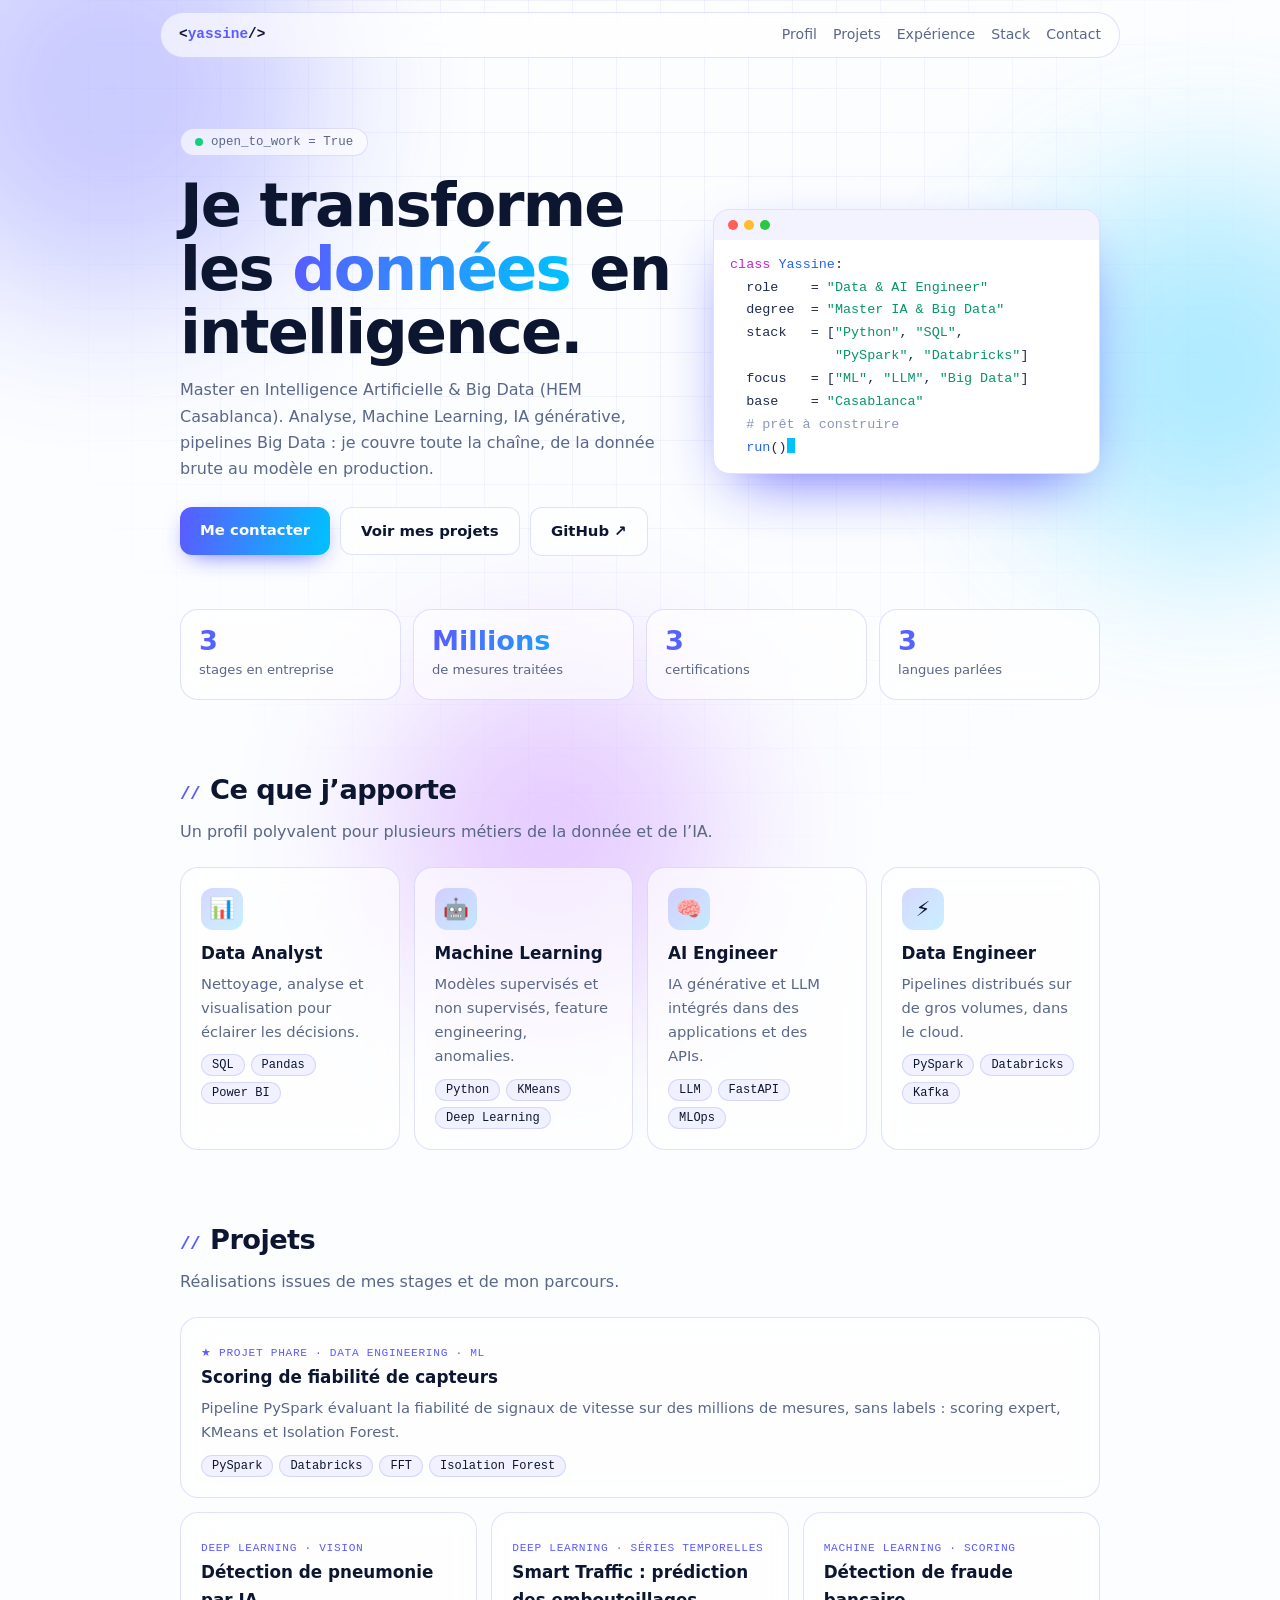
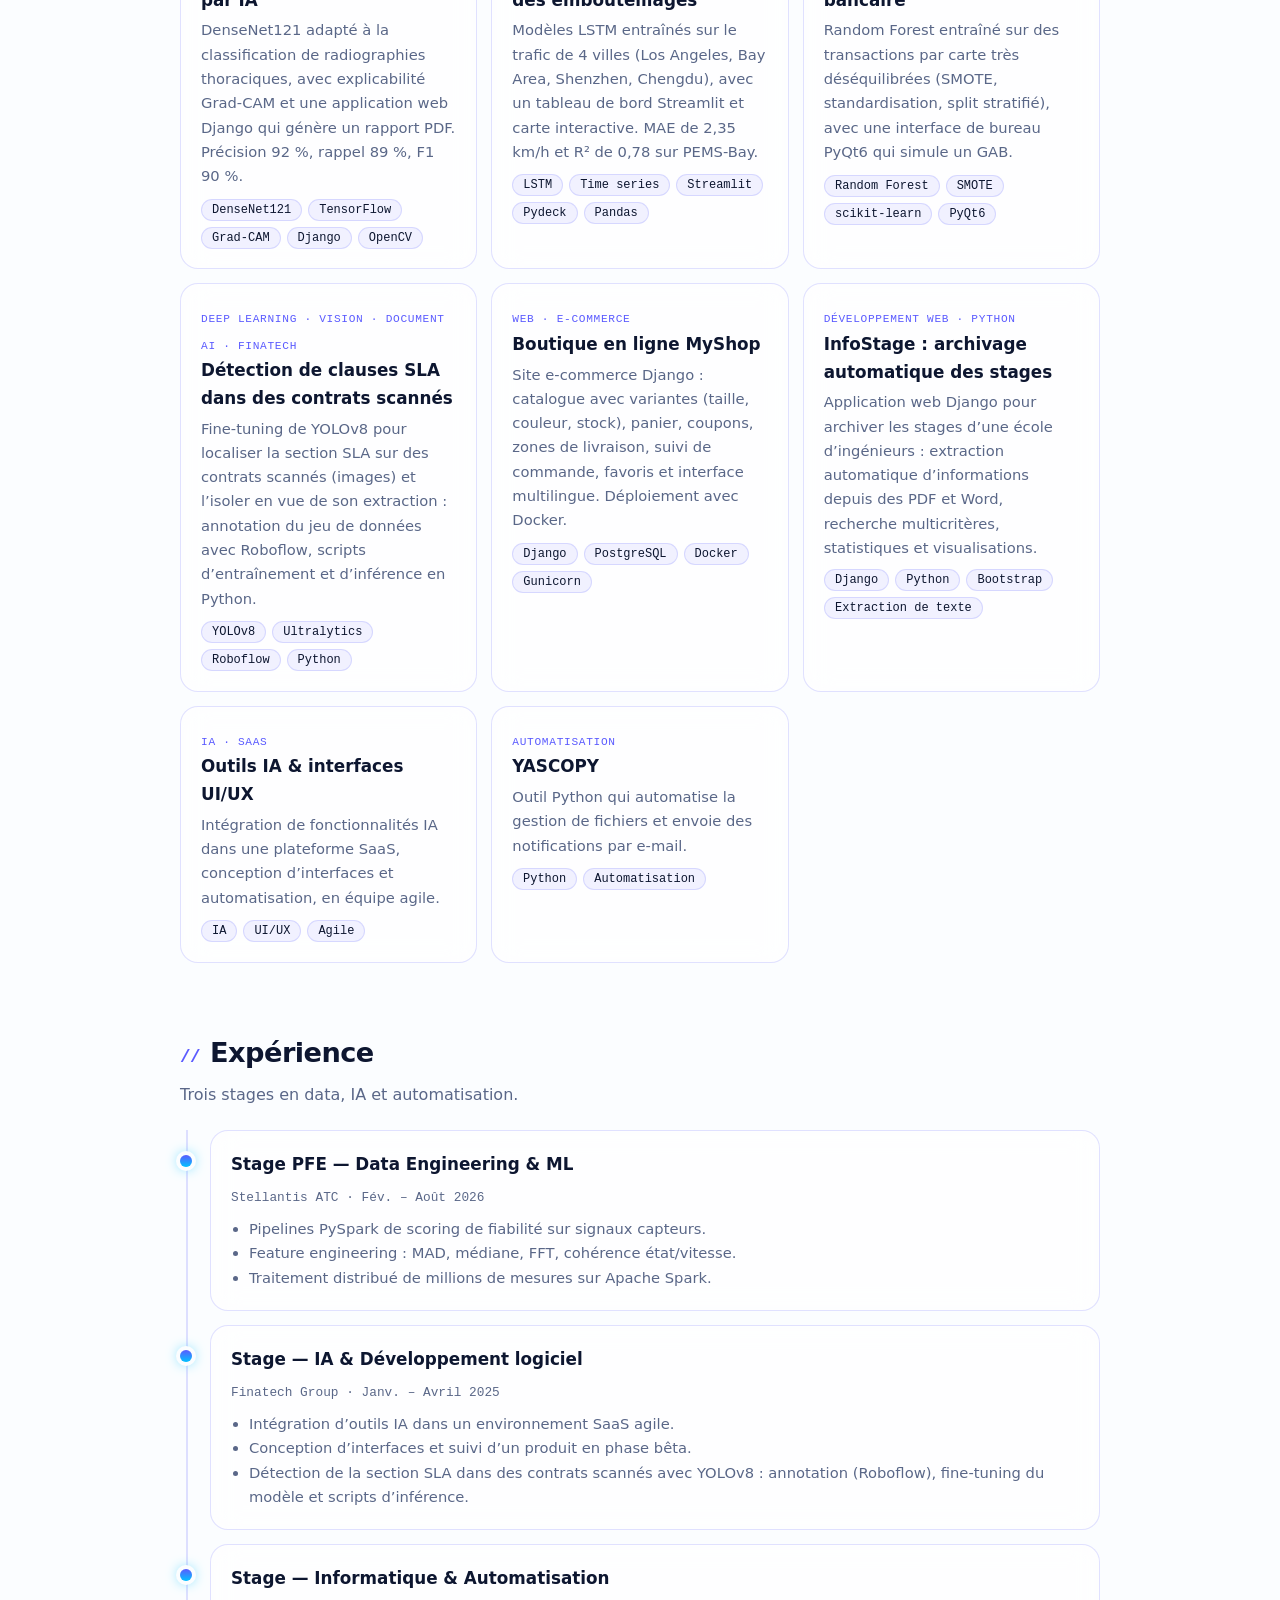
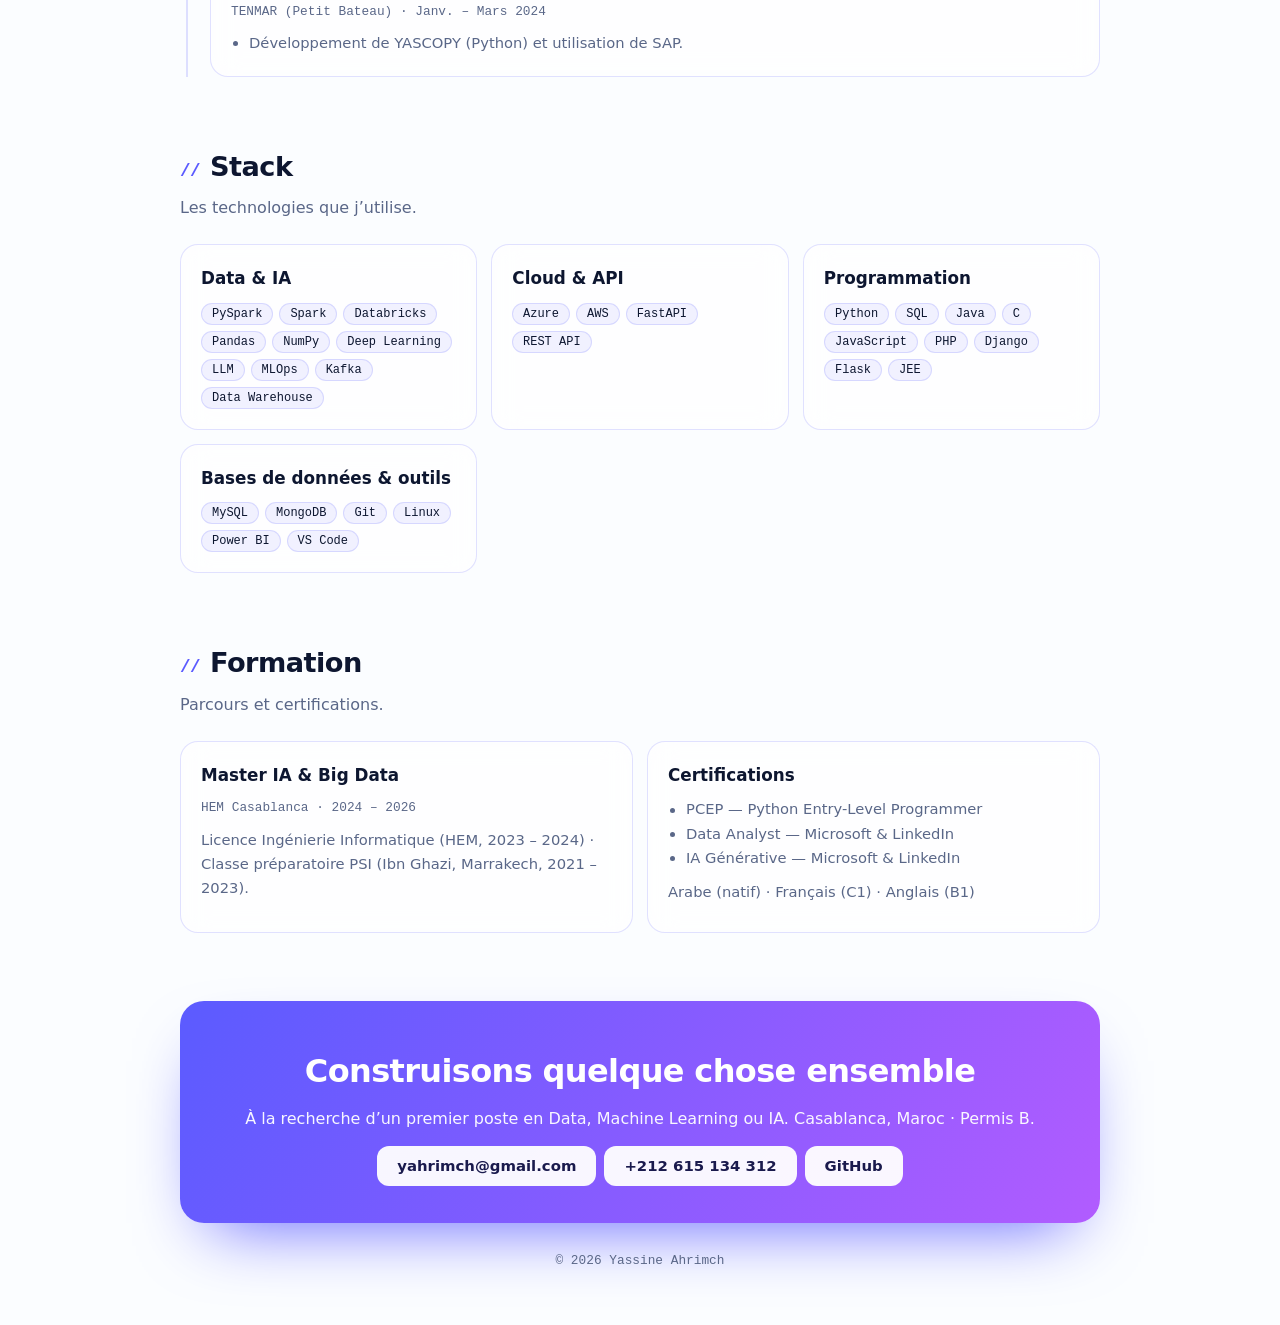
<file: index.html>
<!DOCTYPE html>
<html lang="fr">
<head>
<meta charset="utf-8">
<meta name="viewport" content="width=device-width, initial-scale=1, viewport-fit=cover">
<title>Yassine Ahrimch — Data & AI</title>
<style>
:root{--bg:#fbfdff;--glass:rgba(255,255,255,.62);--text:#0d1630;--muted:#5a6788;--a1:#5b5bff;--a2:#00c2ff;--a3:#b45cff;--line:rgba(91,91,255,.18);--grid:rgba(91,91,255,.07);--term:#ffffff;--termtxt:#1e2a4a;color-scheme:light;box-sizing:border-box;padding-top:env(safe-area-inset-top,0px);padding-bottom:env(safe-area-inset-bottom,0px)}
*{box-sizing:border-box}html{scroll-behavior:smooth}
body{margin:0;background:var(--bg);color:var(--text);font:16px/1.65 system-ui,-apple-system,"Segoe UI",Roboto,sans-serif;overflow-x:hidden;position:relative}
body::before{content:"";position:fixed;inset:0;background-image:linear-gradient(var(--grid) 1px,transparent 1px),linear-gradient(90deg,var(--grid) 1px,transparent 1px);background-size:44px 44px;mask-image:radial-gradient(ellipse at 50% 20%,#000 20%,transparent 75%);-webkit-mask-image:radial-gradient(ellipse at 50% 20%,#000 20%,transparent 75%);pointer-events:none;z-index:0}
.blob{position:fixed;border-radius:50%;filter:blur(80px);opacity:.3;pointer-events:none;z-index:0;animation:float 16s ease-in-out infinite alternate}
.b1{width:420px;height:420px;background:var(--a1);top:-120px;left:-100px}
.b2{width:380px;height:380px;background:var(--a2);top:20%;right:-120px;animation-delay:-5s}
.b3{width:340px;height:340px;background:var(--a3);bottom:-100px;left:30%;animation-delay:-9s;opacity:.3}
@keyframes float{to{transform:translate(40px,60px) scale(1.15)}}
a{color:inherit}
nav{position:sticky;top:env(safe-area-inset-top,0px);z-index:10;margin:12px auto 0;max-width:960px;width:calc(100% - 24px);display:flex;justify-content:space-between;align-items:center;gap:12px;padding:10px 18px;border-radius:99px;background:var(--glass);backdrop-filter:blur(16px);-webkit-backdrop-filter:blur(16px);border:1px solid var(--line)}
nav b{font-family:ui-monospace,Menlo,Consolas,monospace;font-size:.9rem}
nav b span{color:var(--a1)}
nav ul{list-style:none;display:flex;gap:16px;margin:0;padding:0;font-size:.88rem;overflow-x:auto}
nav a{text-decoration:none;color:var(--muted);white-space:nowrap}nav a:hover{color:var(--a1)}
main{position:relative;z-index:1;max-width:960px;margin:0 auto;padding:0 20px 56px}
.hero{padding:70px 0 20px;display:grid;gap:30px;grid-template-columns:1fr;align-items:center}
@media(min-width:800px){.hero{grid-template-columns:1.3fr 1fr}}
.pill{display:inline-flex;align-items:center;gap:8px;font:.78rem ui-monospace,Menlo,Consolas,monospace;padding:6px 14px;border:1px solid var(--line);border-radius:99px;background:var(--glass);color:var(--muted)}
.dot{width:8px;height:8px;border-radius:50%;background:#16d17a;box-shadow:0 0 0 0 #16d17a;animation:pulse 2s infinite}
@keyframes pulse{70%{box-shadow:0 0 0 9px transparent}100%{box-shadow:0 0 0 0 transparent}}
h1{font-size:clamp(2.3rem,6.5vw,3.8rem);line-height:1.05;margin:18px 0 12px;letter-spacing:-.03em}
.grad{background:linear-gradient(100deg,var(--a1),var(--a2) 50%,var(--a3));background-size:200% auto;-webkit-background-clip:text;background-clip:text;color:transparent;animation:shine 6s linear infinite}
@keyframes shine{to{background-position:200% center}}
.lead{color:var(--muted);max-width:54ch;margin:0 0 24px}
.btns{display:flex;flex-wrap:wrap;gap:10px}
.btn{padding:11px 20px;border-radius:12px;text-decoration:none;font-weight:600;font-size:.93rem;border:1px solid var(--line);background:var(--glass);backdrop-filter:blur(10px);transition:transform .2s,box-shadow .2s}
.btn:hover{transform:translateY(-2px);box-shadow:0 8px 24px -8px var(--a1)}
.btn.p{background:linear-gradient(100deg,var(--a1),var(--a2));color:#fff;border:0;box-shadow:0 8px 24px -10px var(--a1)}
.term{background:var(--term);color:var(--termtxt);border-radius:16px;padding:0;box-shadow:0 24px 60px -24px var(--a1);border:1px solid var(--line);overflow:hidden;font:.84rem/1.7 ui-monospace,Menlo,Consolas,monospace}
.term .bar{display:flex;gap:6px;padding:10px 14px;background:rgba(91,91,255,.07)}
.term .bar i{width:10px;height:10px;border-radius:50%;background:#ff5f57}.term .bar i:nth-child(2){background:#febc2e}.term .bar i:nth-child(3){background:#28c840}
.term pre{margin:0;padding:14px 16px;white-space:pre-wrap;overflow-x:auto}
.k{color:#c026d3}.s{color:#059669}.f{color:#2563eb}.c{color:#8b97b8}
.cur{display:inline-block;width:8px;height:15px;background:var(--a2);vertical-align:-2px;animation:blink 1s steps(2) infinite}
@keyframes blink{50%{opacity:0}}
.stats{display:grid;grid-template-columns:repeat(auto-fit,minmax(150px,1fr));gap:12px;margin-top:34px}
.glass,.stat,.card{background:var(--glass);backdrop-filter:blur(14px);-webkit-backdrop-filter:blur(14px);border:1px solid var(--line);border-radius:18px}
.stat{padding:16px 18px}.stat b{display:block;font-size:1.7rem;line-height:1.1;background:linear-gradient(100deg,var(--a1),var(--a2));-webkit-background-clip:text;background-clip:text;color:transparent}
.stat span{font-size:.82rem;color:var(--muted)}
h2{font-size:1.7rem;margin:68px 0 6px;letter-spacing:-.02em}
h2::before{content:"// ";font-family:ui-monospace,Menlo,Consolas,monospace;color:var(--a1);font-size:1.1rem}
.sub{color:var(--muted);margin:0 0 22px}
.grid{display:grid;gap:14px;grid-template-columns:repeat(auto-fit,minmax(215px,1fr))}
.grid.w{grid-template-columns:repeat(auto-fit,minmax(285px,1fr))}
.card{padding:20px;transition:transform .25s,box-shadow .25s,border-color .25s}
.card:hover{transform:translateY(-4px);border-color:var(--a1);box-shadow:0 18px 40px -22px var(--a1)}
.card h3{margin:0 0 4px;font-size:1.05rem}.card p{margin:0 0 8px;font-size:.92rem;color:var(--muted)}
.ico{width:42px;height:42px;border-radius:12px;display:grid;place-items:center;font-size:1.3rem;margin-bottom:10px;background:linear-gradient(135deg,color-mix(in srgb,var(--a1) 25%,transparent),color-mix(in srgb,var(--a2) 25%,transparent))}
.tag{font:.7rem ui-monospace,Menlo,Consolas,monospace;letter-spacing:.06em;text-transform:uppercase;color:var(--a1)}
.meta{font:.8rem ui-monospace,Menlo,Consolas,monospace;color:var(--muted)}
.chips{display:flex;flex-wrap:wrap;gap:6px;margin-top:10px}
.chip{font:.75rem ui-monospace,Menlo,Consolas,monospace;padding:3px 10px;border-radius:99px;border:1px solid var(--line);background:color-mix(in srgb,var(--a1) 8%,transparent)}
.tl{border-left:2px solid var(--line);padding-left:22px;display:grid;gap:14px;margin-left:6px}
.tl .card{position:relative}
.tl .card::before{content:"";position:absolute;left:-31px;top:24px;width:12px;height:12px;border-radius:50%;background:linear-gradient(var(--a1),var(--a2));box-shadow:0 0 0 4px var(--bg),0 0 14px var(--a2)}
.tl ul,.cert{margin:8px 0 0;padding-left:18px;font-size:.92rem;color:var(--muted)}
.cta{text-align:center;padding:44px 22px;margin-top:68px;border-radius:24px;color:#fff;background:linear-gradient(120deg,var(--a1),var(--a3) 55%,var(--a2));background-size:200% auto;animation:shine 10s linear infinite;box-shadow:0 30px 70px -30px var(--a1)}
.cta h2{margin:0 0 8px;font-size:2rem}.cta h2::before{content:""}.cta p{margin:0 0 20px;opacity:.95}
.cta .btn{background:rgba(255,255,255,.95);color:#1a1a4d;border:0;margin:4px}
footer{color:var(--muted);font:.8rem ui-monospace,Menlo,Consolas,monospace;text-align:center;margin-top:30px}
.rv{opacity:0;transform:translateY(22px);transition:opacity .7s,transform .7s}.rv.in{opacity:1;transform:none}
@media(prefers-reduced-motion:reduce){*{animation:none!important;transition:none!important}.rv{opacity:1;transform:none}}
</style>
</head>
<body>
<div class="blob b1"></div><div class="blob b2"></div><div class="blob b3"></div>
<nav><b>&lt;<span>yassine</span>/&gt;</b><ul><li><a href="#roles">Profil</a></li><li><a href="#projets">Projets</a></li><li><a href="#experience">Expérience</a></li><li><a href="#competences">Stack</a></li><li><a href="#contact">Contact</a></li></ul></nav>
<main>
<section class="hero">
<div>
<span class="pill"><span class="dot"></span>open_to_work = True</span>
<h1>Je transforme les <span class="grad">données</span> en intelligence.</h1>
<p class="lead">Master en Intelligence Artificielle &amp; Big Data (HEM Casablanca). Analyse, Machine Learning, IA générative, pipelines Big Data : je couvre toute la chaîne, de la donnée brute au modèle en production.</p>
<div class="btns"><a class="btn p" href="#contact">Me contacter</a><a class="btn" href="#projets">Voir mes projets</a><a class="btn" href="https://github.com/Yas635">GitHub ↗</a></div>
</div>
<div class="term"><div class="bar"><i></i><i></i><i></i></div>
<pre><span class="k">class</span> <span class="f">Yassine</span>:
  role    = <span class="s">"Data &amp; AI Engineer"</span>
  degree  = <span class="s">"Master IA &amp; Big Data"</span>
  stack   = [<span class="s">"Python"</span>, <span class="s">"SQL"</span>,
             <span class="s">"PySpark"</span>, <span class="s">"Databricks"</span>]
  focus   = [<span class="s">"ML"</span>, <span class="s">"LLM"</span>, <span class="s">"Big Data"</span>]
  base    = <span class="s">"Casablanca"</span>
  <span class="c"># prêt à construire</span>
  <span class="f">run</span>()<span class="cur"></span></pre></div>
</section>
<div class="stats rv">
<div class="stat"><b>3</b><span>stages en entreprise</span></div>
<div class="stat"><b>Millions</b><span>de mesures traitées</span></div>
<div class="stat"><b>3</b><span>certifications</span></div>
<div class="stat"><b>3</b><span>langues parlées</span></div>
</div>

<h2 id="roles" class="rv">Ce que j’apporte</h2>
<p class="sub rv">Un profil polyvalent pour plusieurs métiers de la donnée et de l’IA.</p>
<div class="grid rv">
<div class="card"><div class="ico">📊</div><h3>Data Analyst</h3><p>Nettoyage, analyse et visualisation pour éclairer les décisions.</p><div class="chips"><span class="chip">SQL</span><span class="chip">Pandas</span><span class="chip">Power BI</span></div></div>
<div class="card"><div class="ico">🤖</div><h3>Machine Learning</h3><p>Modèles supervisés et non supervisés, feature engineering, anomalies.</p><div class="chips"><span class="chip">Python</span><span class="chip">KMeans</span><span class="chip">Deep Learning</span></div></div>
<div class="card"><div class="ico">🧠</div><h3>AI Engineer</h3><p>IA générative et LLM intégrés dans des applications et des APIs.</p><div class="chips"><span class="chip">LLM</span><span class="chip">FastAPI</span><span class="chip">MLOps</span></div></div>
<div class="card"><div class="ico">⚡</div><h3>Data Engineer</h3><p>Pipelines distribués sur de gros volumes, dans le cloud.</p><div class="chips"><span class="chip">PySpark</span><span class="chip">Databricks</span><span class="chip">Kafka</span></div></div>
</div>

<h2 id="projets" class="rv">Projets</h2>
<p class="sub rv">Réalisations issues de mes stages et de mon parcours.</p>
<div class="grid w rv">
<div class="card" style="grid-column:1/-1"><span class="tag">★ Projet phare · Data Engineering · ML</span><h3>Scoring de fiabilité de capteurs</h3><p>Pipeline PySpark évaluant la fiabilité de signaux de vitesse sur des millions de mesures, sans labels : scoring expert, KMeans et Isolation Forest.</p><div class="chips"><span class="chip">PySpark</span><span class="chip">Databricks</span><span class="chip">FFT</span><span class="chip">Isolation Forest</span></div></div>
<div class="card"><span class="tag">Deep Learning · Vision</span><h3>Détection de pneumonie par IA</h3><p>DenseNet121 adapté à la classification de radiographies thoraciques, avec explicabilité Grad-CAM et une application web Django qui génère un rapport PDF. Précision 92 %, rappel 89 %, F1 90 %.</p><div class="chips"><span class="chip">DenseNet121</span><span class="chip">TensorFlow</span><span class="chip">Grad-CAM</span><span class="chip">Django</span><span class="chip">OpenCV</span></div></div>
<div class="card"><span class="tag">Deep Learning · Séries temporelles</span><h3>Smart Traffic : prédiction des embouteillages</h3><p>Modèles LSTM entraînés sur le trafic de 4 villes (Los Angeles, Bay Area, Shenzhen, Chengdu), avec un tableau de bord Streamlit et carte interactive. MAE de 2,35 km/h et R² de 0,78 sur PEMS-Bay.</p><div class="chips"><span class="chip">LSTM</span><span class="chip">Time series</span><span class="chip">Streamlit</span><span class="chip">Pydeck</span><span class="chip">Pandas</span></div></div>
<div class="card"><span class="tag">Machine Learning · Scoring</span><h3>Détection de fraude bancaire</h3><p>Random Forest entraîné sur des transactions par carte très déséquilibrées (SMOTE, standardisation, split stratifié), avec une interface de bureau PyQt6 qui simule un GAB.</p><div class="chips"><span class="chip">Random Forest</span><span class="chip">SMOTE</span><span class="chip">scikit-learn</span><span class="chip">PyQt6</span></div></div>
<div class="card"><span class="tag">Deep Learning · Vision · Document AI · Finatech</span><h3>Détection de clauses SLA dans des contrats scannés</h3><p>Fine-tuning de YOLOv8 pour localiser la section SLA sur des contrats scannés (images) et l’isoler en vue de son extraction : annotation du jeu de données avec Roboflow, scripts d’entraînement et d’inférence en Python.</p><div class="chips"><span class="chip">YOLOv8</span><span class="chip">Ultralytics</span><span class="chip">Roboflow</span><span class="chip">Python</span></div></div>
<div class="card"><span class="tag">Web · E-commerce</span><h3>Boutique en ligne MyShop</h3><p>Site e-commerce Django : catalogue avec variantes (taille, couleur, stock), panier, coupons, zones de livraison, suivi de commande, favoris et interface multilingue. Déploiement avec Docker.</p><div class="chips"><span class="chip">Django</span><span class="chip">PostgreSQL</span><span class="chip">Docker</span><span class="chip">Gunicorn</span></div></div>
<div class="card"><span class="tag">Développement web · Python</span><h3>InfoStage : archivage automatique des stages</h3><p>Application web Django pour archiver les stages d’une école d’ingénieurs : extraction automatique d’informations depuis des PDF et Word, recherche multicritères, statistiques et visualisations.</p><div class="chips"><span class="chip">Django</span><span class="chip">Python</span><span class="chip">Bootstrap</span><span class="chip">Extraction de texte</span></div></div>
<div class="card"><span class="tag">IA · SaaS</span><h3>Outils IA &amp; interfaces UI/UX</h3><p>Intégration de fonctionnalités IA dans une plateforme SaaS, conception d’interfaces et automatisation, en équipe agile.</p><div class="chips"><span class="chip">IA</span><span class="chip">UI/UX</span><span class="chip">Agile</span></div></div>
<div class="card"><span class="tag">Automatisation</span><h3>YASCOPY</h3><p>Outil Python qui automatise la gestion de fichiers et envoie des notifications par e-mail.</p><div class="chips"><span class="chip">Python</span><span class="chip">Automatisation</span></div></div>
</div>

<h2 id="experience" class="rv">Expérience</h2>
<p class="sub rv">Trois stages en data, IA et automatisation.</p>
<div class="tl rv">
<div class="card"><h3>Stage PFE — Data Engineering &amp; ML</h3><span class="meta">Stellantis ATC · Fév. – Août 2026</span><ul><li>Pipelines PySpark de scoring de fiabilité sur signaux capteurs.</li><li>Feature engineering : MAD, médiane, FFT, cohérence état/vitesse.</li><li>Traitement distribué de millions de mesures sur Apache Spark.</li></ul></div>
<div class="card"><h3>Stage — IA &amp; Développement logiciel</h3><span class="meta">Finatech Group · Janv. – Avril 2025</span><ul><li>Intégration d’outils IA dans un environnement SaaS agile.</li><li>Conception d’interfaces et suivi d’un produit en phase bêta.</li><li>Détection de la section SLA dans des contrats scannés avec YOLOv8 : annotation (Roboflow), fine-tuning du modèle et scripts d’inférence.</li></ul></div>
<div class="card"><h3>Stage — Informatique &amp; Automatisation</h3><span class="meta">TENMAR (Petit Bateau) · Janv. – Mars 2024</span><ul><li>Développement de YASCOPY (Python) et utilisation de SAP.</li></ul></div>
</div>

<h2 id="competences" class="rv">Stack</h2>
<p class="sub rv">Les technologies que j’utilise.</p>
<div class="grid w rv">
<div class="card"><h3>Data &amp; IA</h3><div class="chips"><span class="chip">PySpark</span><span class="chip">Spark</span><span class="chip">Databricks</span><span class="chip">Pandas</span><span class="chip">NumPy</span><span class="chip">Deep Learning</span><span class="chip">LLM</span><span class="chip">MLOps</span><span class="chip">Kafka</span><span class="chip">Data Warehouse</span></div></div>
<div class="card"><h3>Cloud &amp; API</h3><div class="chips"><span class="chip">Azure</span><span class="chip">AWS</span><span class="chip">FastAPI</span><span class="chip">REST API</span></div></div>
<div class="card"><h3>Programmation</h3><div class="chips"><span class="chip">Python</span><span class="chip">SQL</span><span class="chip">Java</span><span class="chip">C</span><span class="chip">JavaScript</span><span class="chip">PHP</span><span class="chip">Django</span><span class="chip">Flask</span><span class="chip">JEE</span></div></div>
<div class="card"><h3>Bases de données &amp; outils</h3><div class="chips"><span class="chip">MySQL</span><span class="chip">MongoDB</span><span class="chip">Git</span><span class="chip">Linux</span><span class="chip">Power BI</span><span class="chip">VS Code</span></div></div>
</div>

<h2 class="rv">Formation</h2>
<p class="sub rv">Parcours et certifications.</p>
<div class="grid w rv">
<div class="card"><h3>Master IA &amp; Big Data</h3><span class="meta">HEM Casablanca · 2024 – 2026</span><p style="margin-top:8px">Licence Ingénierie Informatique (HEM, 2023 – 2024) · Classe préparatoire PSI (Ibn Ghazi, Marrakech, 2021 – 2023).</p></div>
<div class="card"><h3>Certifications</h3><ul class="cert"><li>PCEP — Python Entry-Level Programmer</li><li>Data Analyst — Microsoft &amp; LinkedIn</li><li>IA Générative — Microsoft &amp; LinkedIn</li></ul><p style="margin-top:10px">Arabe (natif) · Français (C1) · Anglais (B1)</p></div>
</div>

<section class="cta rv" id="contact">
<h2>Construisons quelque chose ensemble</h2>
<p>À la recherche d’un premier poste en Data, Machine Learning ou IA. Casablanca, Maroc · Permis B.</p>
<a class="btn" href="mailto:yahrimch@gmail.com">yahrimch@gmail.com</a><a class="btn" href="tel:+212615134312">+212 615 134 312</a><a class="btn" href="https://github.com/Yas635">GitHub</a>
</section>
<footer>© 2026 Yassine Ahrimch</footer>
</main>
<script>
try{var io=new IntersectionObserver(function(e){e.forEach(function(x){if(x.isIntersecting){x.target.classList.add('in');io.unobserve(x.target)}})},{threshold:.08});document.querySelectorAll('.rv').forEach(function(el){io.observe(el)})}catch(e){document.querySelectorAll('.rv').forEach(function(el){el.classList.add('in')})}
</script>
</body>
</html>
</file>
